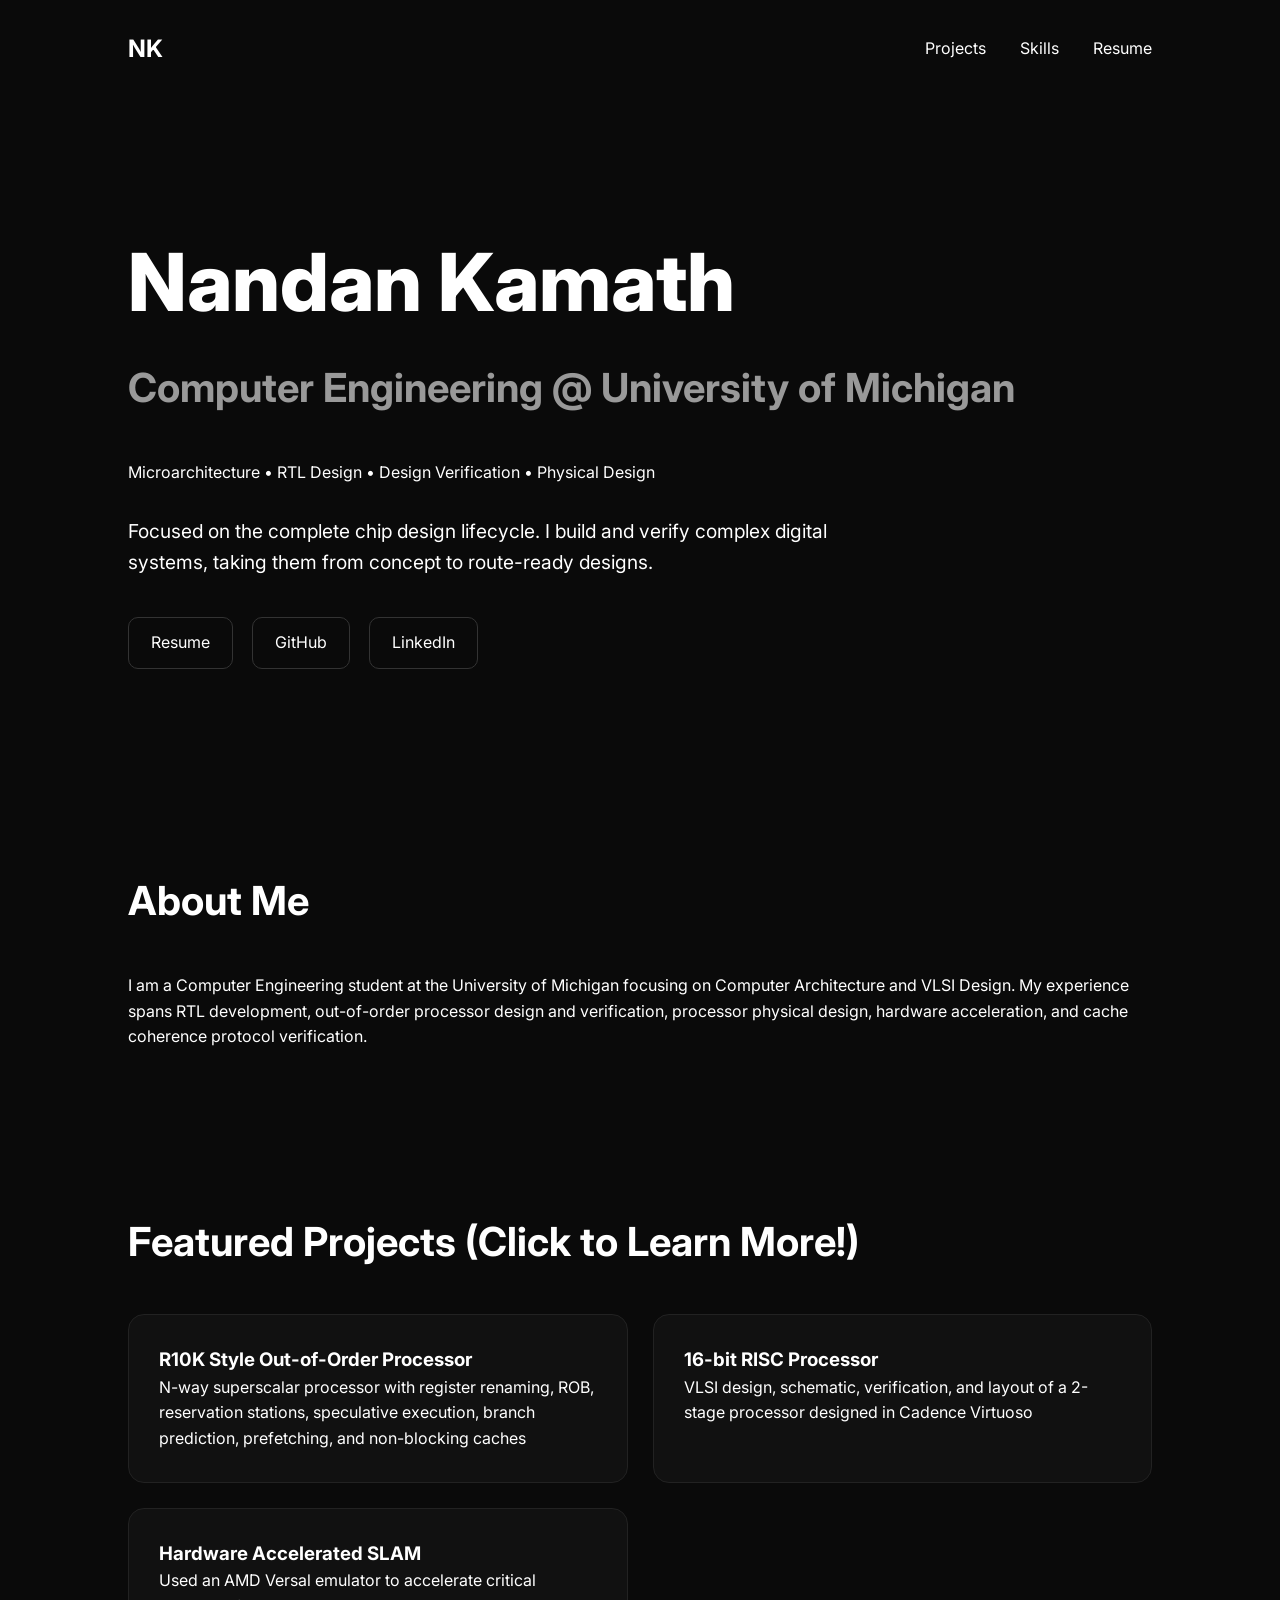
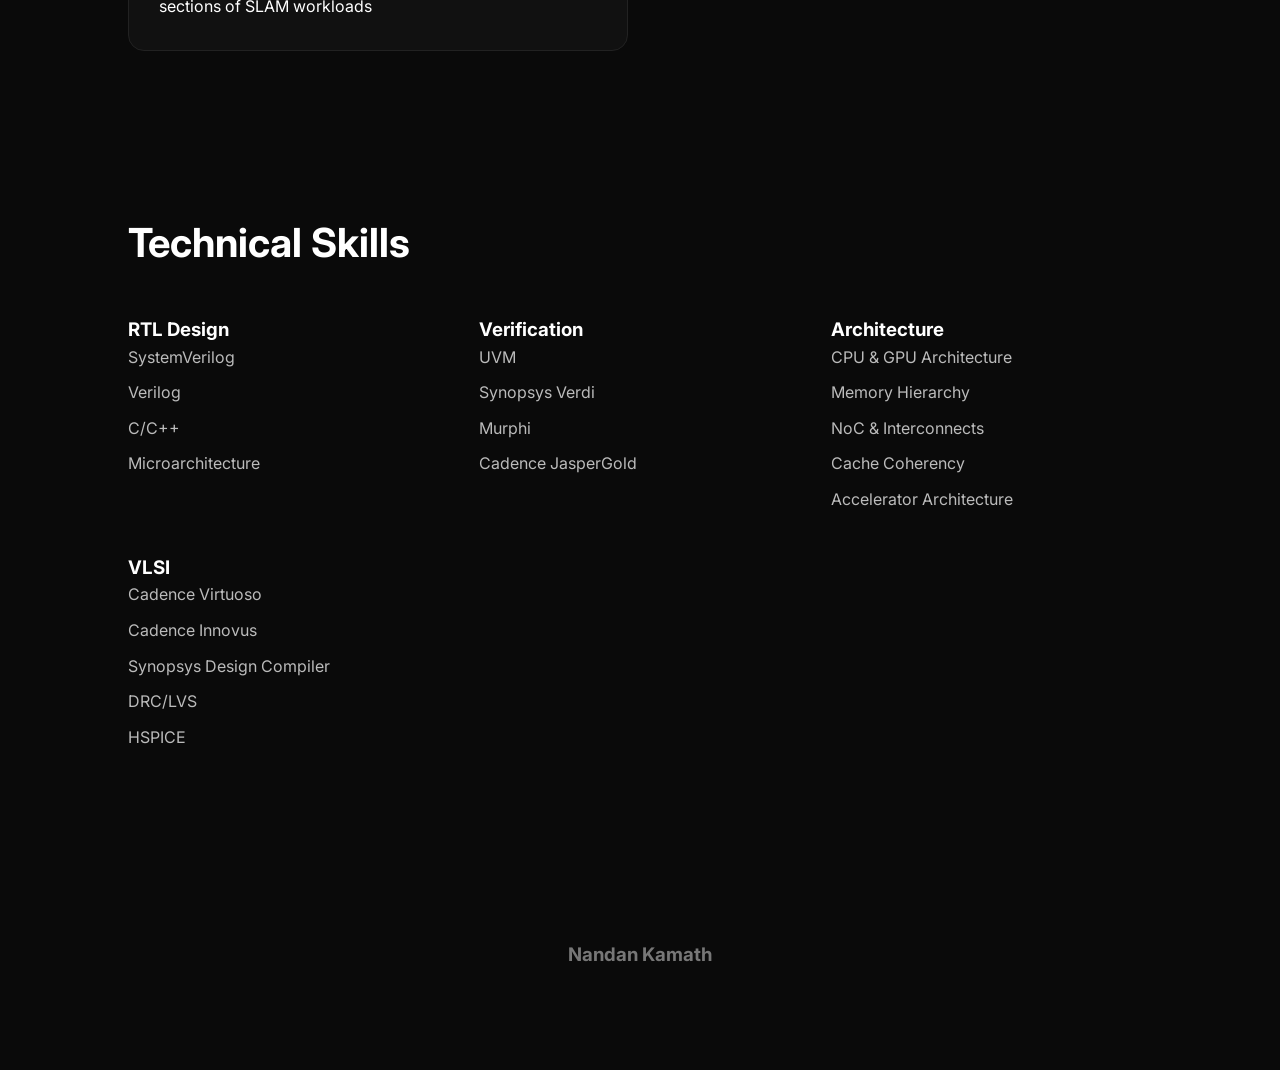
<file: index.html>
<!DOCTYPE html>
<html lang="en">

<head>
<meta charset="UTF-8">
<meta name="viewport" content="width=device-width, initial-scale=1.0">

<title>Nandan Kamath</title>

<link rel="stylesheet" href="styles.css">

<link rel="preconnect" href="https://fonts.googleapis.com">
<link href="https://fonts.googleapis.com/css2?family=Inter:wght@300;400;500;600;700;800&display=swap" rel="stylesheet">

</head>

<body>

<nav>
    <div class="logo">NK</div>

    <div class="nav-links">
        <a href="#projects">Projects</a>
        <a href="#skills">Skills</a>
        <a href="Nandan_Kamath_Resume_W26.pdf">Resume</a>
    </div>
</nav>

<section class="hero">

    <h1>Nandan Kamath</h1>

    <h2>
        Computer Engineering @ University of Michigan
    </h2>

    <p>
        Microarchitecture • RTL Design • Design Verification • Physical Design
    </p>

    <p class="hero-description">
        Focused on the complete chip design lifecycle. I build and verify complex digital systems, taking them from concept to route-ready designs.
    </p>

    <div class="buttons">
        <a href="Nandan_Kamath_Resume_W26.pdf">Resume</a>
        <a href="https://github.com/NandanKamath">GitHub</a>
        <a href="https://linkedin.com/in/nandan-kamath">LinkedIn</a>
    </div>

</section>

<section class="about">

    <h2>About Me</h2>

    <p>
        I am a Computer Engineering student at the University of Michigan
        focusing on Computer Architecture and VLSI Design.

        My experience spans RTL development, out-of-order processor
        design and verification, processor physical design, 
        hardware acceleration, and cache coherence protocol verification.
    </p>

</section>

<section id="projects">

    <h2>Featured Projects (Click to Learn More!)</h2>

    <div class="grid">

        <a href="projects/r10k.html" class="card">
            <h3>R10K Style Out-of-Order Processor</h3>

            <p>
                N-way superscalar processor with register renaming,
                ROB, reservation stations, speculative execution,
                branch prediction, prefetching, and non-blocking caches
            </p>
        </a>

        <a href="projects/risc-processor.html" class="card">
            <h3>16-bit RISC Processor</h3>

            <p>
                VLSI design, schematic, verification, and layout of a 
                2-stage processor designed in Cadence Virtuoso
            </p>
        </a>

        <a href="projects/slam.html" class="card">
            <h3>Hardware Accelerated SLAM</h3>

            <p>
                Used an AMD Versal emulator to accelerate
                critical sections of SLAM workloads
            </p>
        </a>

        

    </div>

</section>

<section id="skills">

    <h2>Technical Skills</h2>

    <div class="skills-grid">

        <div>
            <h3>RTL Design</h3>
            <ul>
                <li>SystemVerilog</li>
                <li>Verilog</li>
                <li>C/C++</li>
                <li>Microarchitecture</li>
            </ul>
        </div>

        <div>
            <h3>Verification</h3>
            <ul>
                <li>UVM</li>
                <li>Synopsys Verdi</li>
                <li>Murphi</li>
                <li>Cadence JasperGold</li>
            </ul>
        </div>

        <div>
            <h3>Architecture</h3>
            <ul>
                <li>CPU & GPU Architecture</li>
                <li>Memory Hierarchy</li>
                <li>NoC & Interconnects</li>
                <li>Cache Coherency</li>
                <li>Accelerator Architecture</li>
            </ul>
        </div>

        <div>
            <h3>VLSI</h3>
            <ul>
                <li>Cadence Virtuoso</li>
                <li>Cadence Innovus</li>
                <li>Synopsys Design Compiler</li>
                <li>DRC/LVS</li>
                <li>HSPICE</li>
            </ul>
        </div>

    </div>

</section>

<footer>

    <h3>Nandan Kamath</h3>

</footer>

</body>
</html>
</file>
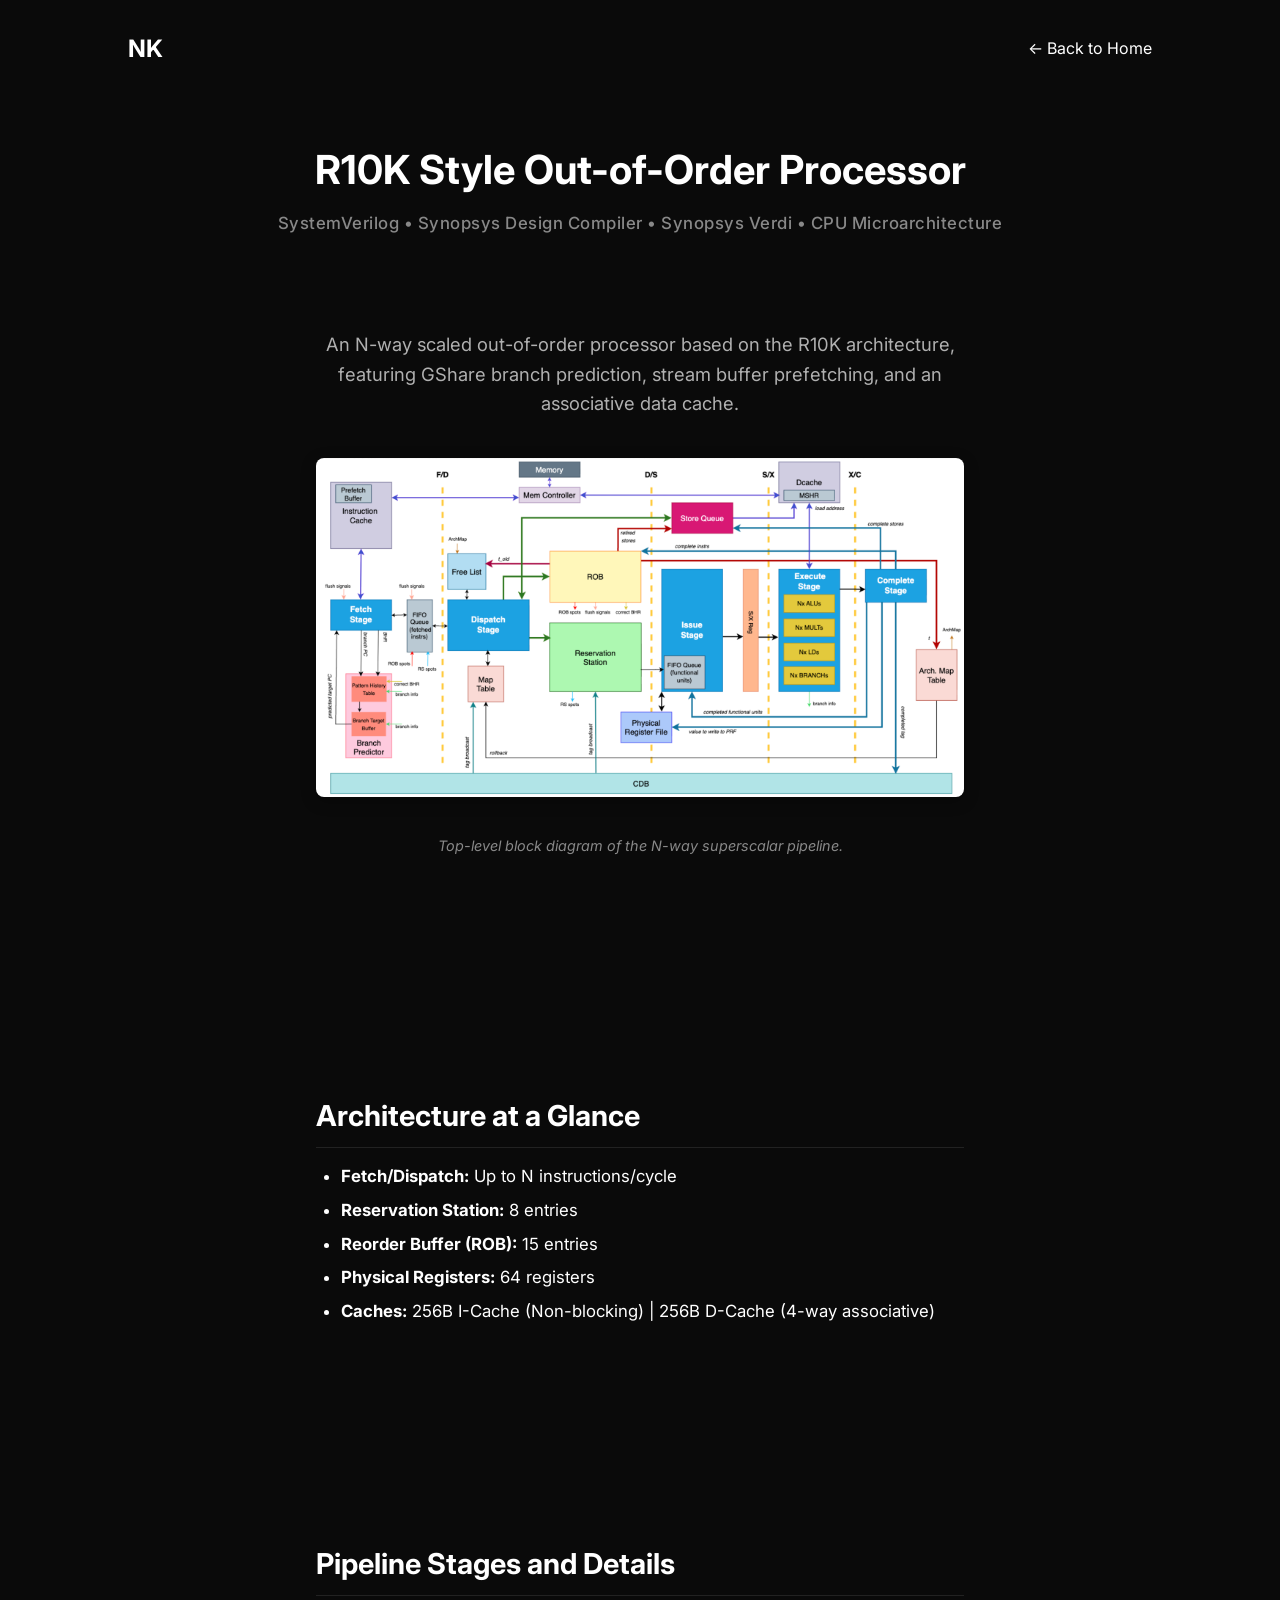
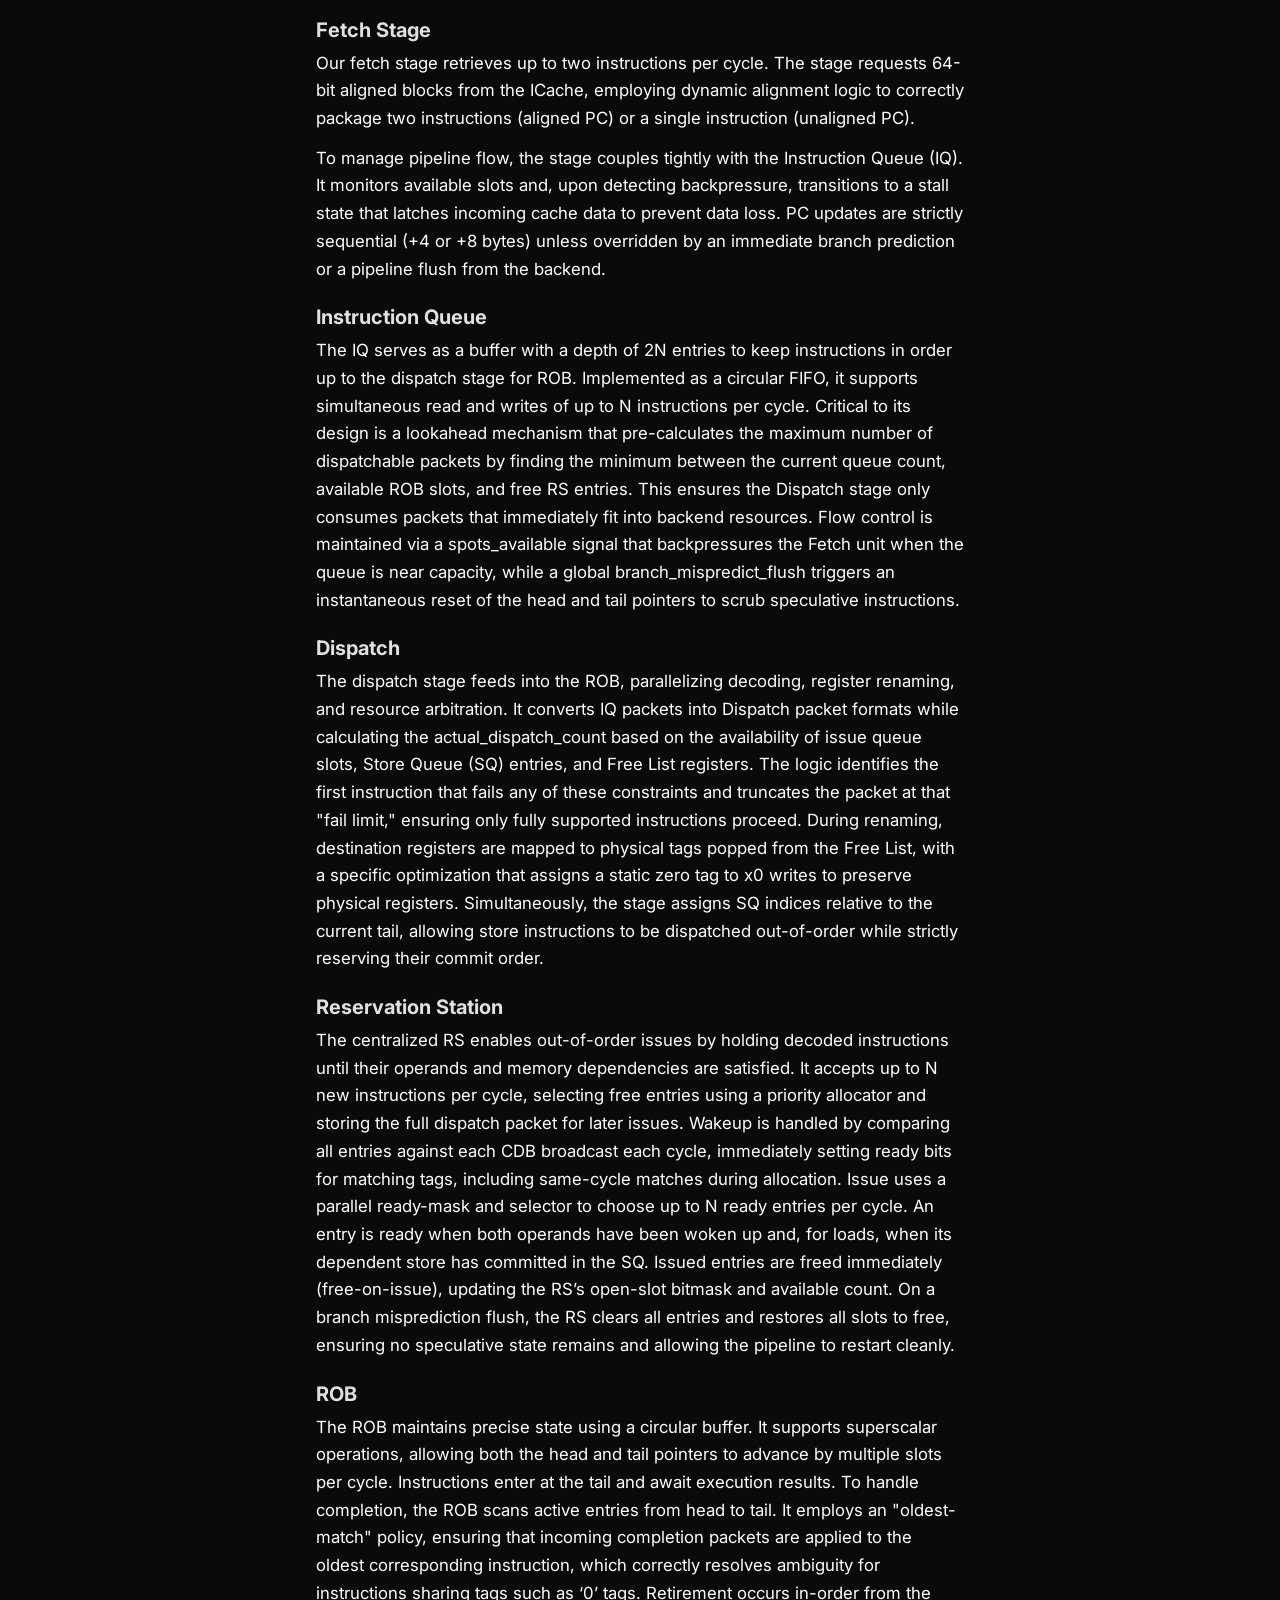
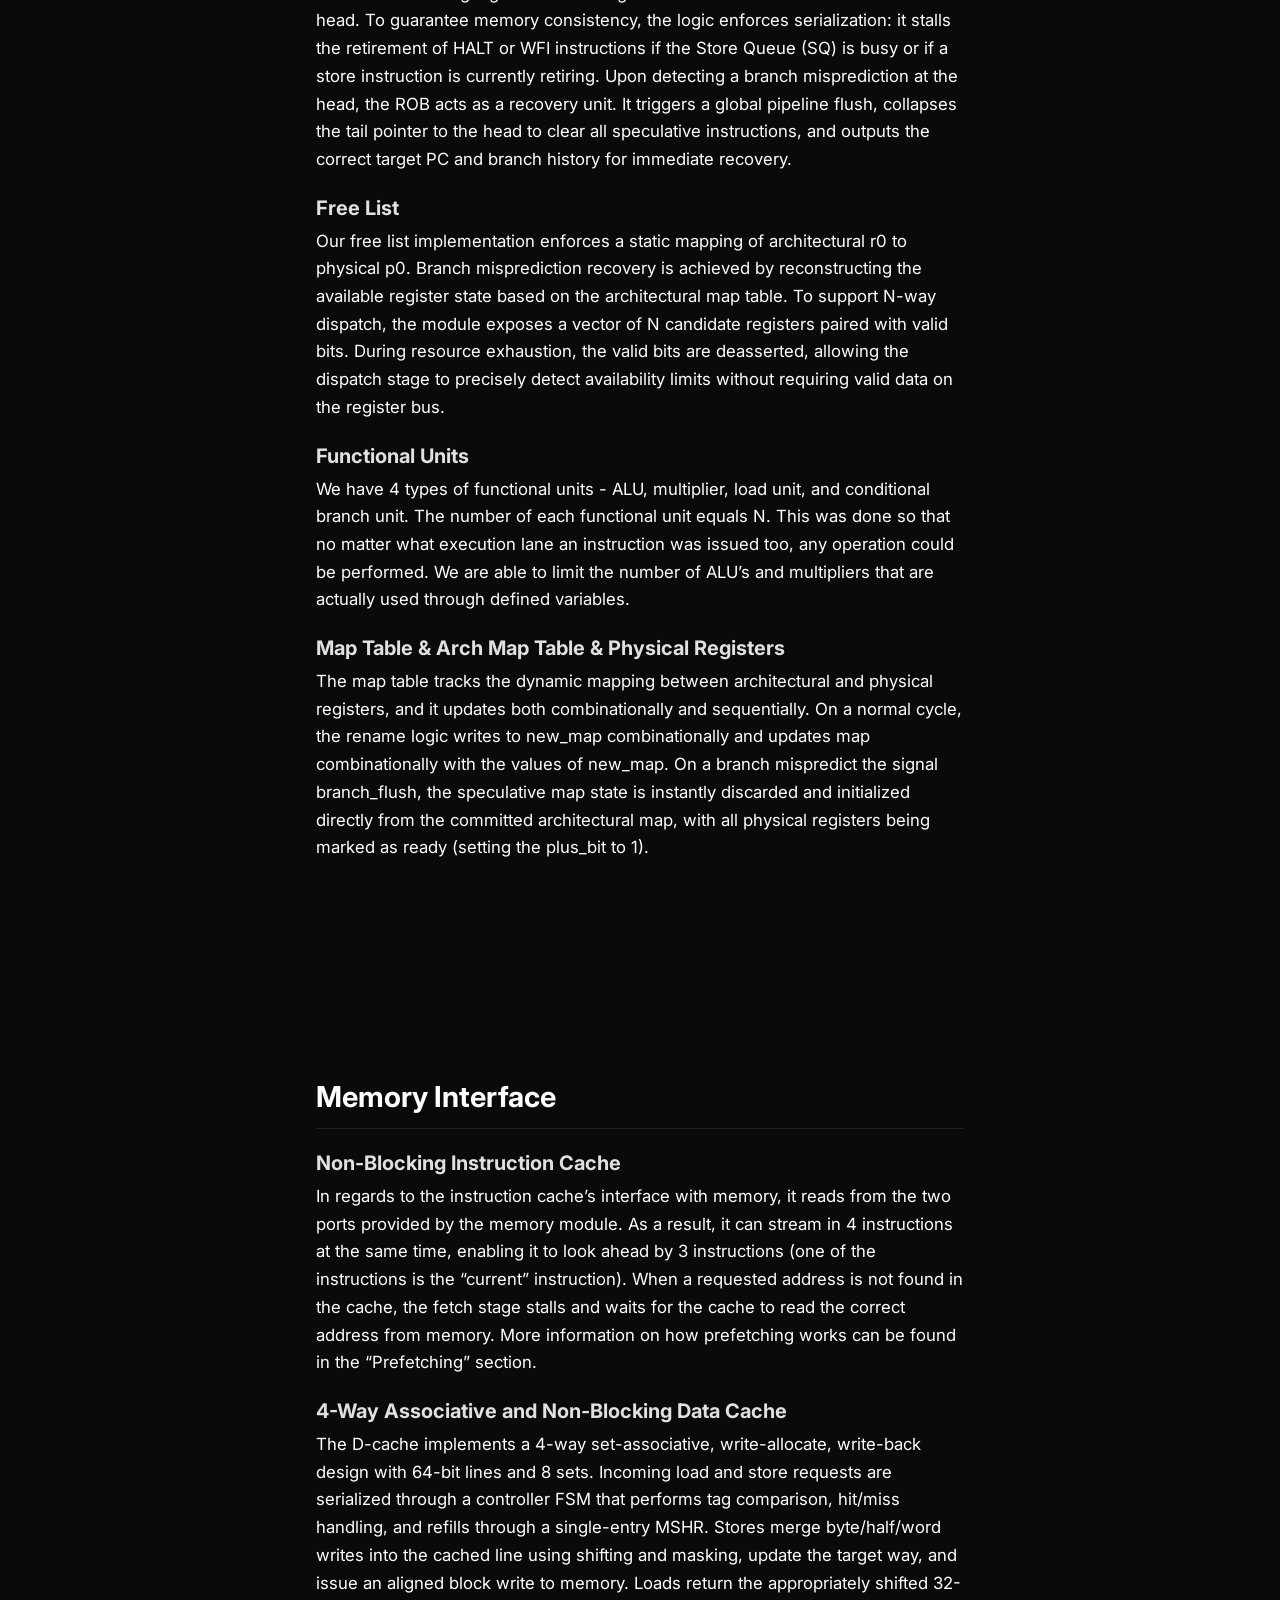
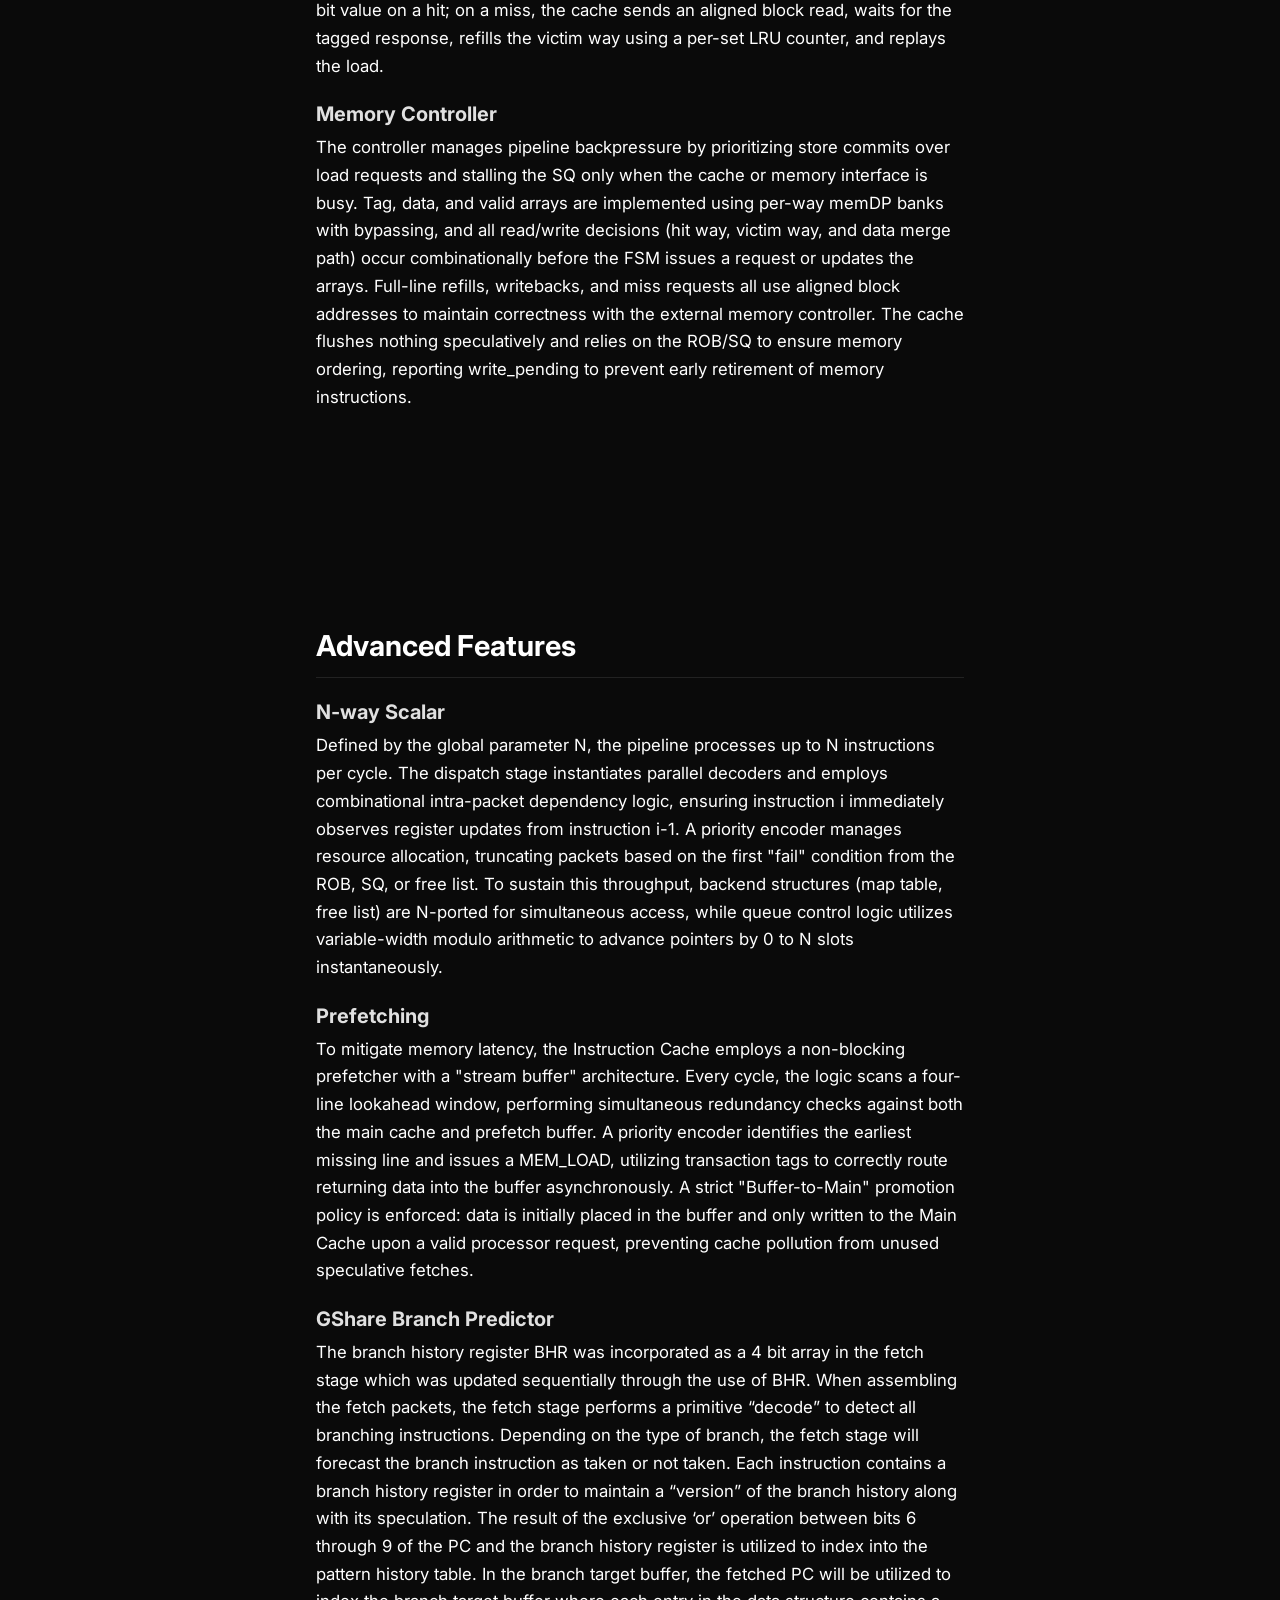
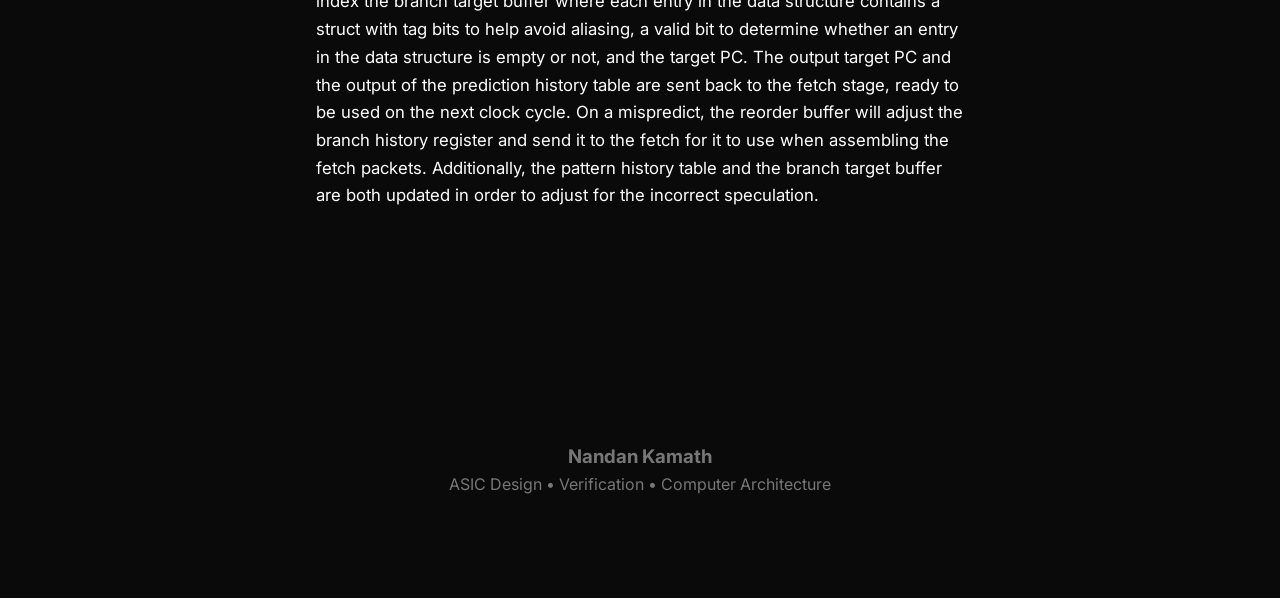
<file: projects/r10k.html>
<!DOCTYPE html>
<html lang="en">

<head>
    <meta charset="UTF-8">
    <meta name="viewport" content="width=device-width, initial-scale=1.0">
    <title>R10K Processor | Nandan Kamath</title>
    
    <link rel="stylesheet" href="../styles.css">
    
    <link rel="preconnect" href="https://fonts.googleapis.com">
    <link href="https://fonts.googleapis.com/css2?family=Inter:wght@300;400;500;600;700;800&display=swap" rel="stylesheet">
</head>

<body>

    <nav>
        <div class="logo">NK</div>
        <div class="nav-links">
            <a href="../index.html">← Back to Home</a>
        </div>
    </nav>

    <main class="project-details">
        
        <h1>R10K Style Out-of-Order Processor</h1>
        
        <p class="project-subtitle">SystemVerilog • Synopsys Design Compiler • Synopsys Verdi • CPU Microarchitecture</p>
        
        <section class="project-overview">
            <p class="lead-text">
                An N-way scaled out-of-order processor based on the R10K architecture, featuring GShare branch prediction, stream buffer prefetching, and an associative data cache.
            </p>
            
            <div class="diagram-container">
                <img src="r10k-walkthrough.png" alt="R10K Processor Block Diagram" style="width: 100%; max-width: 800px; border-radius: 8px; margin: 20px 0;">
                <p class="caption"><em>Top-level block diagram of the N-way superscalar pipeline.</em></p>
            </div>
        </section>

        <section class="project-specs">
            <h2>Architecture at a Glance</h2>
            <ul class="spec-grid">
                <li><strong>Fetch/Dispatch:</strong> Up to N instructions/cycle</li>
                <li><strong>Reservation Station:</strong> 8 entries</li>
                <li><strong>Reorder Buffer (ROB):</strong> 15 entries</li>
                <li><strong>Physical Registers:</strong> 64 registers</li>
                <li><strong>Caches:</strong> 256B I-Cache (Non-blocking) | 256B D-Cache (4-way associative)</li>
            </ul>
        </section>

        <section class="project-walkthrough">
            <h2>Pipeline Stages and Details</h2>

            <h3>Fetch Stage</h3>
            <p>Our fetch stage retrieves up to two instructions per cycle. The stage requests 64-bit aligned blocks from the ICache, employing dynamic alignment logic to correctly package two instructions (aligned PC) or a single instruction (unaligned PC).</p>
            <p>To manage pipeline flow, the stage couples tightly with the Instruction Queue (IQ). It monitors available slots and, upon detecting backpressure, transitions to a stall state that latches incoming cache data to prevent data loss. PC updates are strictly sequential (+4 or +8 bytes) unless overridden by an immediate branch prediction or a pipeline flush from the backend.</p>

            <h3>Instruction Queue</h3>
            <p>The IQ serves as a buffer with a depth of 2N entries to keep instructions in order up to the dispatch stage for ROB. Implemented as a circular FIFO, it supports simultaneous read and writes of up to N instructions per cycle. Critical to its design is a lookahead mechanism that pre-calculates the maximum number of dispatchable packets by finding the minimum between the current queue count, available ROB slots, and free RS entries. This ensures the Dispatch stage only consumes packets that immediately fit into backend resources. Flow control is maintained via a spots_available signal that backpressures the Fetch unit when the queue is near capacity, while a global branch_mispredict_flush triggers an instantaneous reset of the head and tail pointers to scrub speculative instructions.</p>

            <h3>Dispatch</h3>
            <p>The dispatch stage feeds into the ROB, parallelizing decoding, register renaming, and resource arbitration. It converts IQ packets into Dispatch packet formats while calculating the actual_dispatch_count based on the availability of issue queue slots, Store Queue (SQ) entries, and Free List registers. The logic identifies the first instruction that fails any of these constraints and truncates the packet at that "fail limit," ensuring only fully supported instructions proceed. During renaming, destination registers are mapped to physical tags popped from the Free List, with a specific optimization that assigns a static zero tag to x0 writes to preserve physical registers. Simultaneously, the stage assigns SQ indices relative to the current tail, allowing store instructions to be dispatched out-of-order while strictly reserving their commit order.</p>

            <h3>Reservation Station</h3>
            <p>The centralized RS enables out-of-order issues by holding decoded instructions until their operands and memory dependencies are satisfied. It accepts up to N new instructions per cycle, selecting free entries using a priority allocator and storing the full dispatch packet for later issues. Wakeup is handled by comparing all entries against each CDB broadcast each cycle, immediately setting ready bits for matching tags, including same-cycle matches during allocation. Issue uses a parallel ready-mask and selector to choose up to N ready entries per cycle. An entry is ready when both operands have been woken up and, for loads, when its dependent store has committed in the SQ. Issued entries are freed immediately (free-on-issue), updating the RS’s open-slot bitmask and available count. On a branch misprediction flush, the RS clears all entries and restores all slots to free, ensuring no speculative state remains and allowing the pipeline to restart cleanly.</p>

            <h3>ROB</h3>
            <p>The ROB maintains precise state using a circular buffer. It supports superscalar operations, allowing both the head and tail pointers to advance by multiple slots per cycle. Instructions enter at the tail and await execution results. To handle completion, the ROB scans active entries from head to tail. It employs an "oldest-match" policy, ensuring that incoming completion packets are applied to the oldest corresponding instruction, which correctly resolves ambiguity for instructions sharing tags such as ‘0’ tags. Retirement occurs in-order from the head. To guarantee memory consistency, the logic enforces serialization: it stalls the retirement of HALT or WFI instructions if the Store Queue (SQ) is busy or if a store instruction is currently retiring. Upon detecting a branch misprediction at the head, the ROB acts as a recovery unit. It triggers a global pipeline flush, collapses the tail pointer to the head to clear all speculative instructions, and outputs the correct target PC and branch history for immediate recovery.</p>

            <h3>Free List</h3>
            <p>Our free list implementation enforces a static mapping of architectural r0 to physical p0. Branch misprediction recovery is achieved by reconstructing the available register state based on the architectural map table. To support N-way dispatch, the module exposes a vector of N candidate registers paired with valid bits. During resource exhaustion, the valid bits are deasserted, allowing the dispatch stage to precisely detect availability limits without requiring valid data on the register bus.</p>

            <h3>Functional Units</h3>
            <p>We have 4 types of functional units - ALU, multiplier, load unit, and conditional branch unit. The number of each functional unit equals N. This was done so that no matter what execution lane an instruction was issued too, any operation could be performed. We are able to limit the number of ALU’s and multipliers that are actually used through defined variables.</p>

            <h3>Map Table & Arch Map Table & Physical Registers</h3>
            <p>The map table tracks the dynamic mapping between architectural and physical registers, and it updates both combinationally and sequentially. On a normal cycle, the rename logic writes to new_map combinationally and updates map combinationally with the values of new_map. On a branch mispredict the signal branch_flush, the speculative map state is instantly discarded and initialized directly from the committed architectural map, with all physical registers being marked as ready (setting the plus_bit to 1).</p>
        </section>

        <section class="project-memory">
            <h2>Memory Interface</h2>

            <h3>Non-Blocking Instruction Cache</h3>
            <p>In regards to the instruction cache’s interface with memory, it reads from the two ports provided by the memory module. As a result, it can stream in 4 instructions at the same time, enabling it to look ahead by 3 instructions (one of the instructions is the “current” instruction). When a requested address is not found in the cache, the fetch stage stalls and waits for the cache to read the correct address from memory. More information on how prefetching works can be found in the “Prefetching” section.</p>

            <h3>4-Way Associative and Non-Blocking Data Cache</h3>
            <p>The D-cache implements a 4-way set-associative, write-allocate, write-back design with 64-bit lines and 8 sets. Incoming load and store requests are serialized through a controller FSM that performs tag comparison, hit/miss handling, and refills through a single-entry MSHR. Stores merge byte/half/word writes into the cached line using shifting and masking, update the target way, and issue an aligned block write to memory. Loads return the appropriately shifted 32-bit value on a hit; on a miss, the cache sends an aligned block read, waits for the tagged response, refills the victim way using a per-set LRU counter, and replays the load.</p>

            <h3>Memory Controller</h3>
            <p>The controller manages pipeline backpressure by prioritizing store commits over load requests and stalling the SQ only when the cache or memory interface is busy. Tag, data, and valid arrays are implemented using per-way memDP banks with bypassing, and all read/write decisions (hit way, victim way, and data merge path) occur combinationally before the FSM issues a request or updates the arrays. Full-line refills, writebacks, and miss requests all use aligned block addresses to maintain correctness with the external memory controller. The cache flushes nothing speculatively and relies on the ROB/SQ to ensure memory ordering, reporting write_pending to prevent early retirement of memory instructions.</p>
        </section>

        <section class="project-features">
            <h2>Advanced Features</h2>

            <h3>N-way Scalar</h3>
            <p>Defined by the global parameter N, the pipeline processes up to N instructions per cycle. The dispatch stage instantiates parallel decoders and employs combinational intra-packet dependency logic, ensuring instruction i immediately observes register updates from instruction i-1. A priority encoder manages resource allocation, truncating packets based on the first "fail" condition from the ROB, SQ, or free list. To sustain this throughput, backend structures (map table, free list) are N-ported for simultaneous access, while queue control logic utilizes variable-width modulo arithmetic to advance pointers by 0 to N slots instantaneously.</p>

            <h3>Prefetching</h3>
            <p>To mitigate memory latency, the Instruction Cache employs a non-blocking prefetcher with a "stream buffer" architecture. Every cycle, the logic scans a four-line lookahead window, performing simultaneous redundancy checks against both the main cache and prefetch buffer. A priority encoder identifies the earliest missing line and issues a MEM_LOAD, utilizing transaction tags to correctly route returning data into the buffer asynchronously. A strict "Buffer-to-Main" promotion policy is enforced: data is initially placed in the buffer and only written to the Main Cache upon a valid processor request, preventing cache pollution from unused speculative fetches.</p>

            <h3>GShare Branch Predictor</h3>
            <p>The branch history register BHR was incorporated as a 4 bit array in the fetch stage which was updated sequentially through the use of BHR. When assembling the fetch packets, the fetch stage performs a primitive “decode” to detect all branching instructions. Depending on the type of branch, the fetch stage will forecast the branch instruction as taken or not taken. Each instruction contains a branch history register in order to maintain a “version” of the branch history along with its speculation. The result of the exclusive ‘or’ operation between bits 6 through 9 of the PC and the branch history register is utilized to index into the pattern history table. In the branch target buffer, the fetched PC will be utilized to index the branch target buffer where each entry in the data structure contains a struct with tag bits to help avoid aliasing, a valid bit to determine whether an entry in the data structure is empty or not, and the target PC. The output target PC and the output of the prediction history table are sent back to the fetch stage, ready to be used on the next clock cycle. On a mispredict, the reorder buffer will adjust the branch history register and send it to the fetch for it to use when assembling the fetch packets. Additionally, the pattern history table and the branch target buffer are both updated in order to adjust for the incorrect speculation.</p>
        </section>

    </main>

    <footer>
        <h3>Nandan Kamath</h3>
        <p>ASIC Design • Verification • Computer Architecture</p>
    </footer>

</body>
</html>
</file>
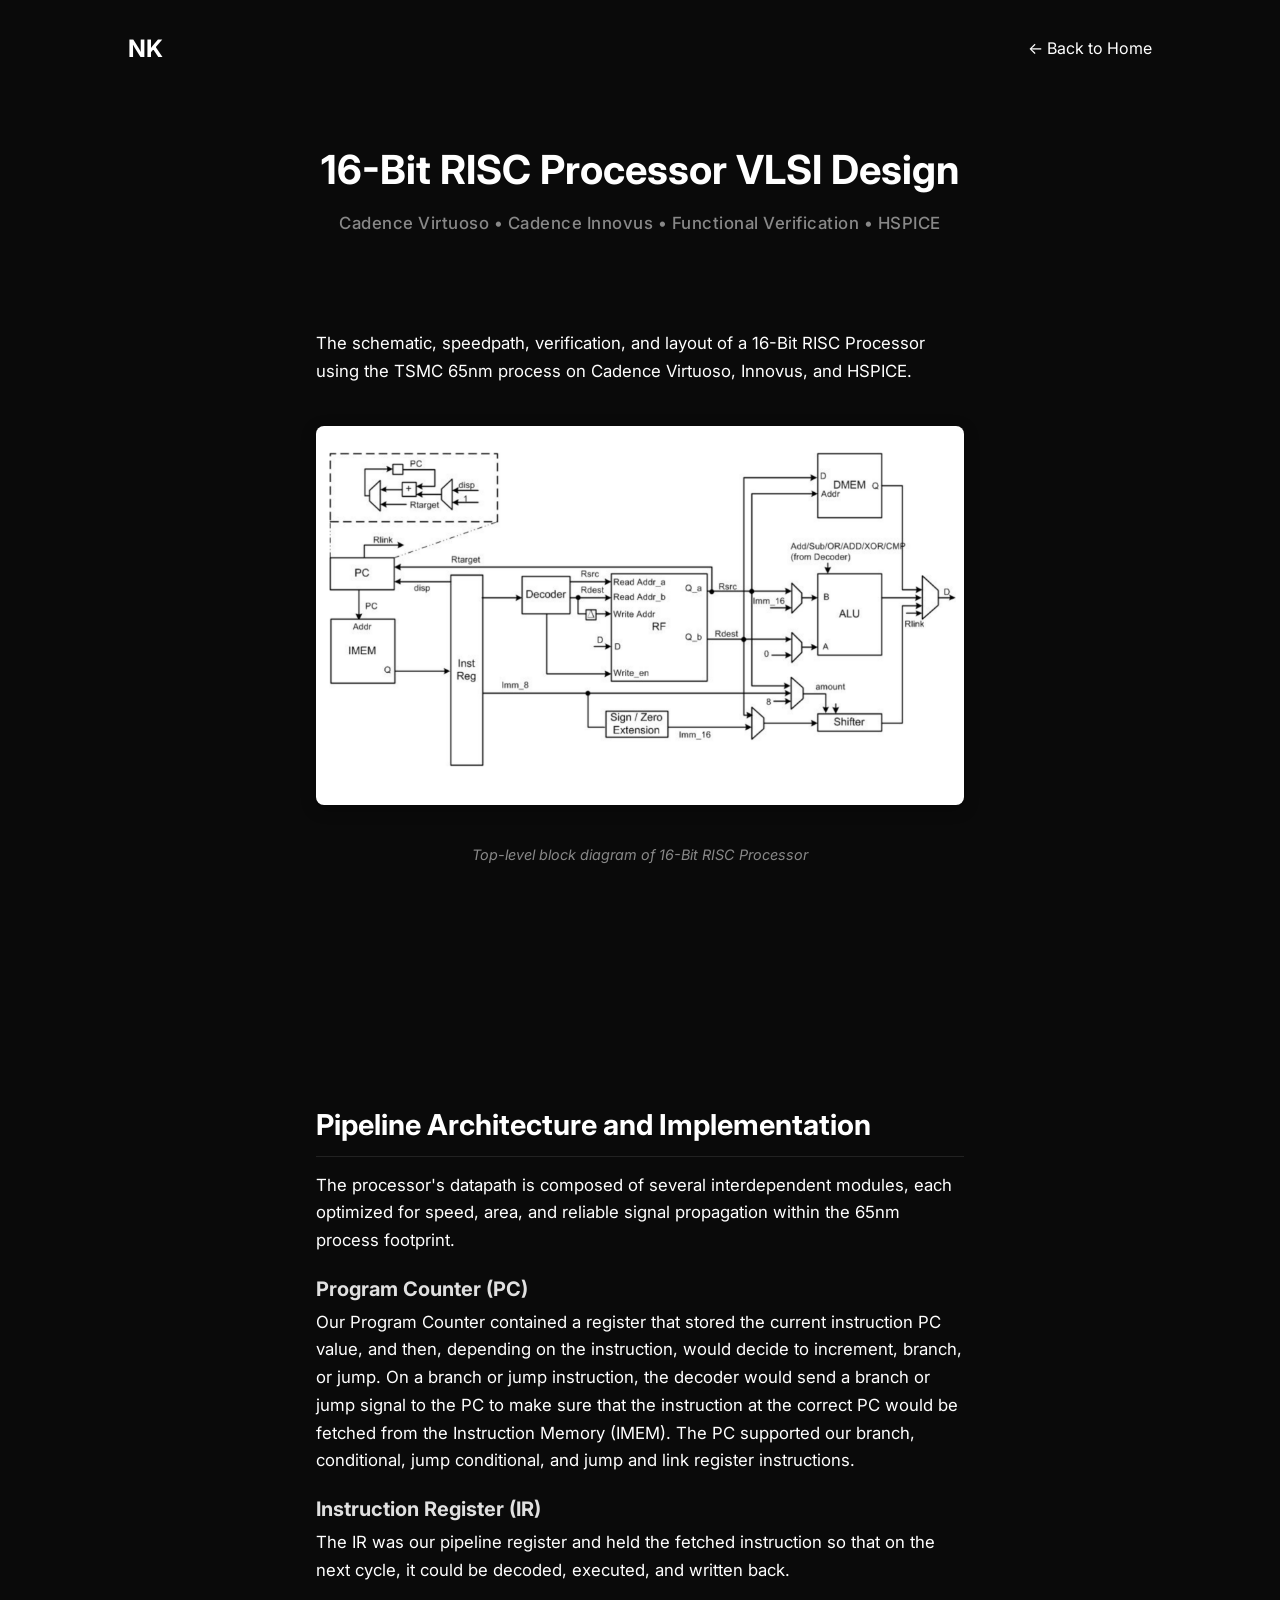
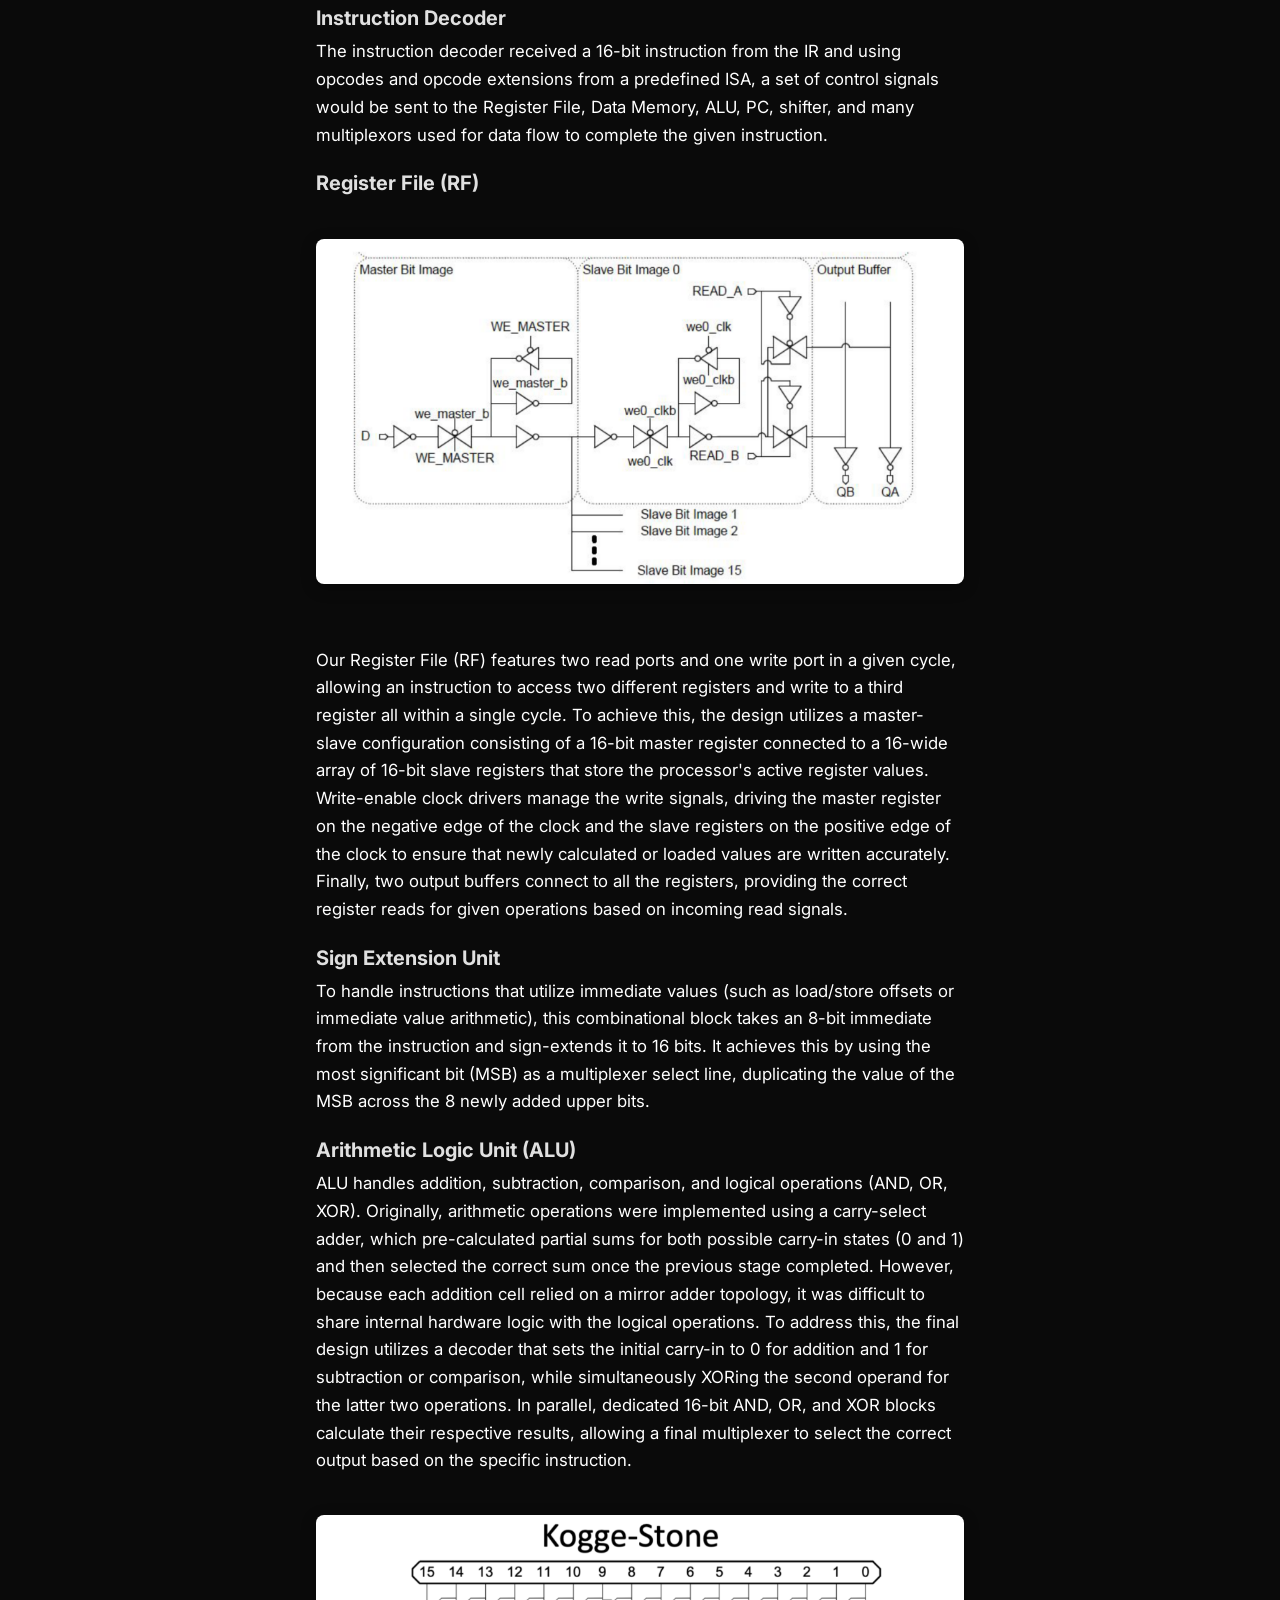
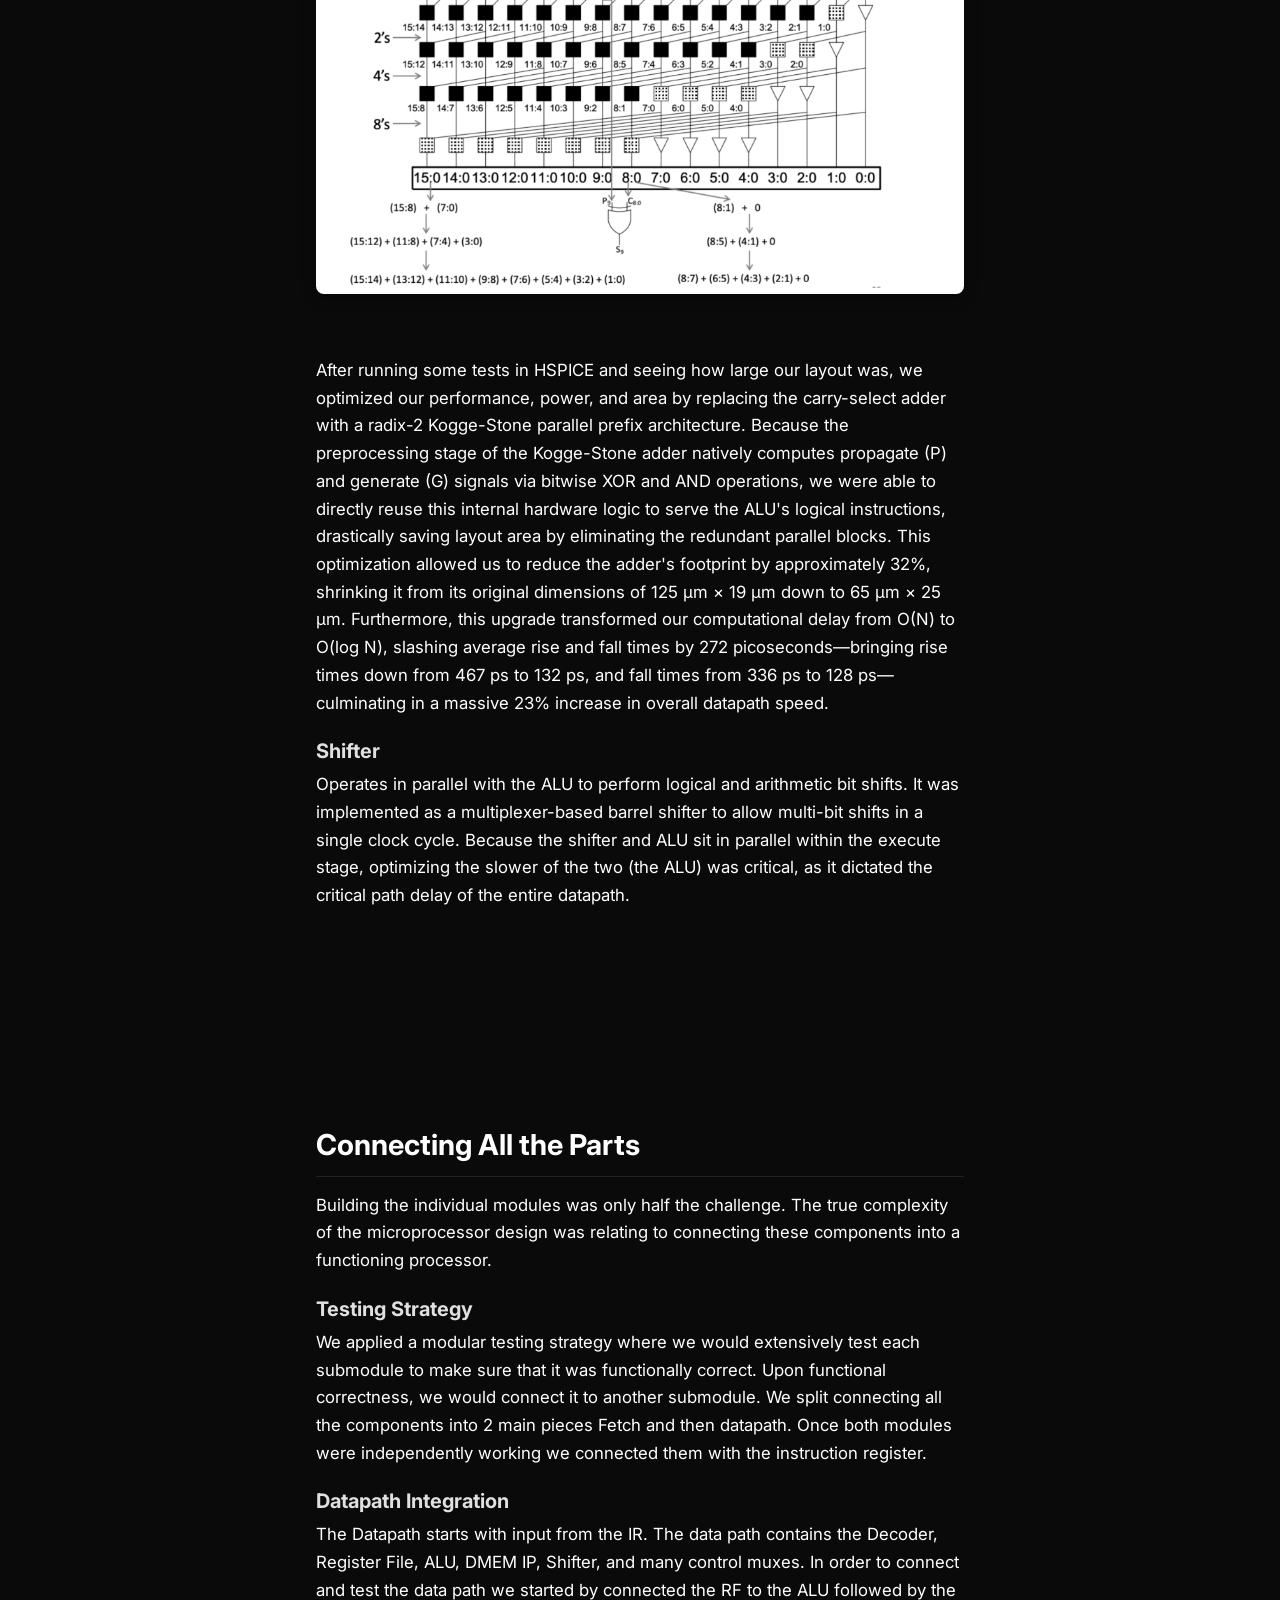
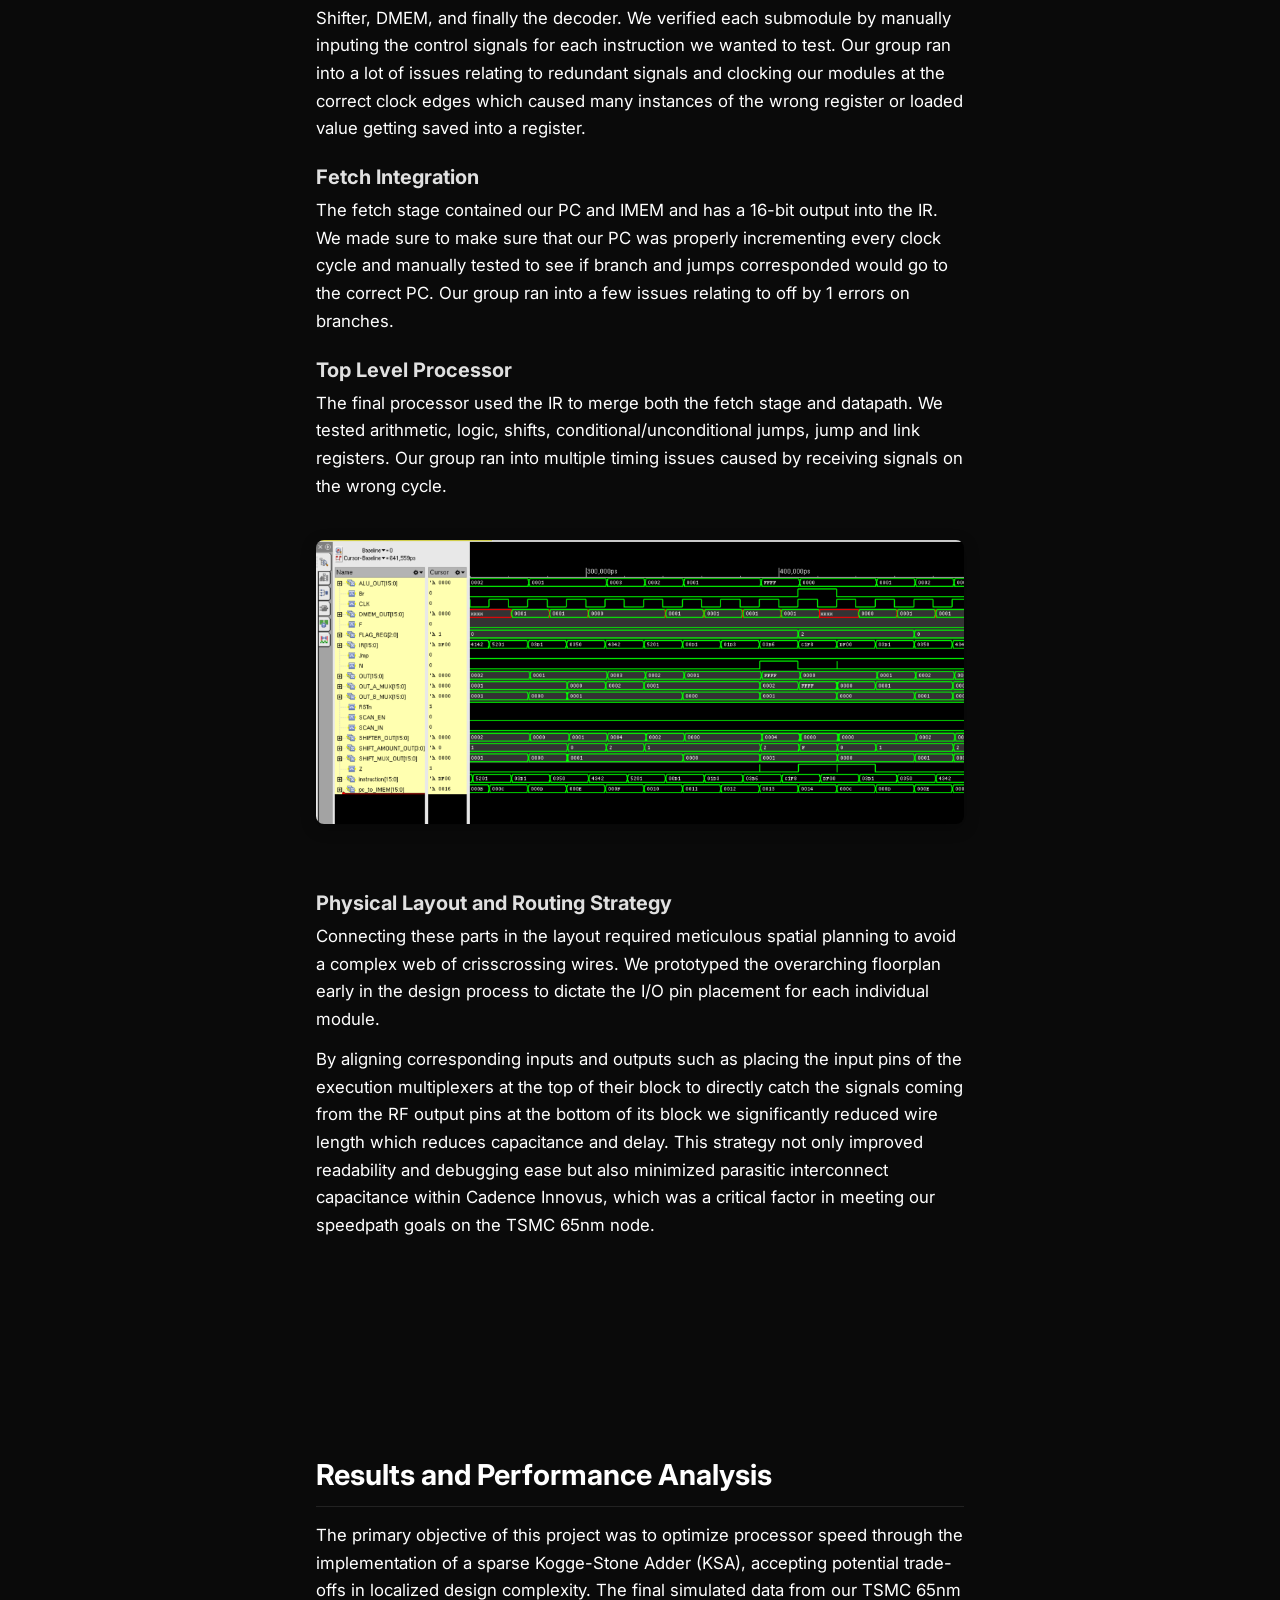
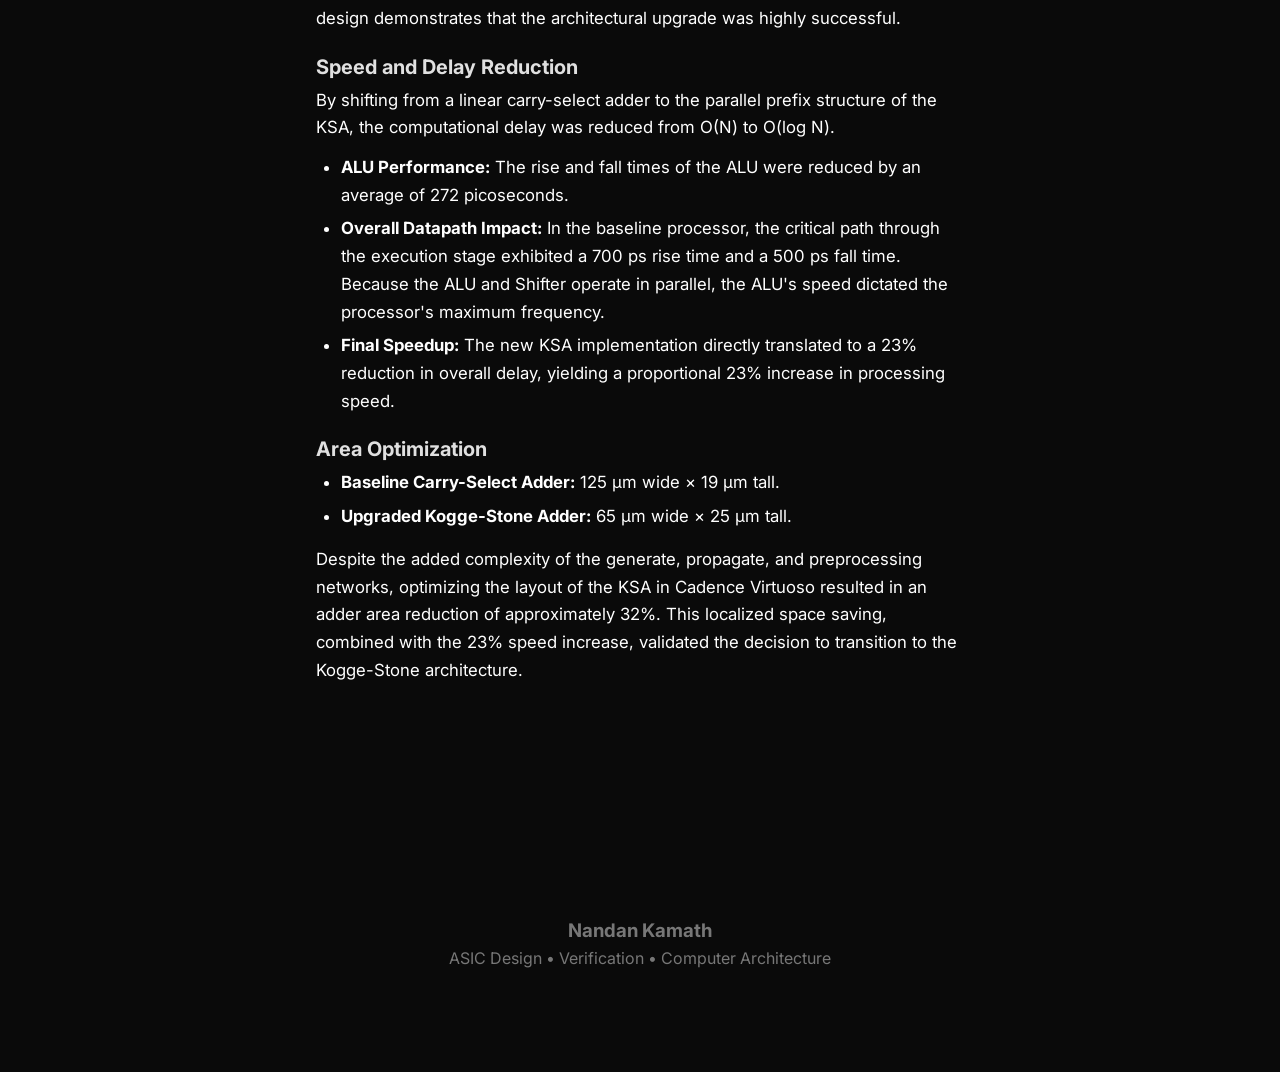
<file: projects/risc-processor.html>
<!DOCTYPE html>
<html lang="en">

<head>
    <meta charset="UTF-8">
    <meta name="viewport" content="width=device-width, initial-scale=1.0">
    <title>16-Bit RISC Processor VLSI Design | Nandan Kamath</title>
    
    <link rel="stylesheet" href="../styles.css">
    
    <link rel="preconnect" href="https://fonts.googleapis.com">
    <link href="https://fonts.googleapis.com/css2?family=Inter:wght=300;400;500;600;700;800&display=swap" rel="stylesheet">
</head>

<body>

    <nav>
        <div class="logo">NK</div>
        <div class="nav-links">
            <a href="../index.html">← Back to Home</a>
        </div>
    </nav>

    <main class="project-details">
        
        <h1>16-Bit RISC Processor VLSI Design</h1>
        
        <p class="project-subtitle">Cadence Virtuoso • Cadence Innovus • Functional Verification • HSPICE</p>
        
        <section class="project-overview">
            <p class="project-overview">
                The schematic, speedpath, verification, and layout of a 16-Bit RISC Processor using the TSMC 65nm process on Cadence Virtuoso, Innovus, and HSPICE.
            </p>
            <div class="diagram-container">
                <img src="risc.png" alt="16-Bit RISC Processor Block Diagram" style="width: 100%; max-width: 800px; border-radius: 8px; margin: 20px 0;">
                <p class="caption"><em>Top-level block diagram of 16-Bit RISC Processor</em></p>
            </div>
        </section>

        <section class="project-overview">
            <h2>Pipeline Architecture and Implementation</h2>
            <p>The processor's datapath is composed of several interdependent modules, each optimized for speed, area, and reliable signal propagation within the 65nm process footprint.</p>

            <h3>Program Counter (PC)</h3>
            <p>Our Program Counter contained a register that stored the current instruction PC value, and then, depending on the instruction, would decide to increment, branch, or jump. On a branch or jump instruction, the decoder would send a branch or jump signal to the PC to make sure that the instruction at the correct PC would be fetched from the Instruction Memory (IMEM). The PC supported our branch, conditional, jump conditional, and jump and link register instructions.</p>

            <h3>Instruction Register (IR)</h3>
            <p>The IR was our pipeline register and held the fetched instruction so that on the next cycle, it could be decoded, executed, and written back.</p>

            <h3>Instruction Decoder</h3>
            <p>The instruction decoder received a 16-bit instruction from the IR and using opcodes and opcode extensions from a predefined ISA, a set of control signals would be sent to the Register File, Data Memory, ALU, PC, shifter, and many multiplexors used for data flow to complete the given instruction.</p>

            <h3>Register File (RF)</h3>
            <div class="diagram-container">
                <img src="rf.png" alt="Multi-ported Master-Slave Register cell topology" style="width: 100%; max-width: 800px; border-radius: 8px; margin: 20px 0;">
            </div>
            <p>Our Register File (RF) features two read ports and one write port in a given cycle, allowing an instruction to access two different registers and write to a third register all within a single cycle. To achieve this, the design utilizes a master-slave configuration consisting of a 16-bit master register connected to a 16-wide array of 16-bit slave registers that store the processor's active register values. Write-enable clock drivers manage the write signals, driving the master register on the negative edge of the clock and the slave registers on the positive edge of the clock to ensure that newly calculated or loaded values are written accurately. Finally, two output buffers connect to all the registers, providing the correct register reads for given operations based on incoming read signals.</p>

            <h3>Sign Extension Unit</h3>
            <p>To handle instructions that utilize immediate values (such as load/store offsets or immediate value arithmetic), this combinational block takes an 8-bit immediate from the instruction and sign-extends it to 16 bits. It achieves this by using the most significant bit (MSB) as a multiplexer select line, duplicating the value of the MSB across the 8 newly added upper bits.</p>

            <h3>Arithmetic Logic Unit (ALU)</h3>
            <p>ALU handles addition, subtraction, comparison, and logical operations (AND, OR, XOR). Originally, arithmetic operations were implemented using a carry-select adder, which pre-calculated partial sums for both possible carry-in states (0 and 1) and then selected the correct sum once the previous stage completed. However, because each addition cell relied on a mirror adder topology, it was difficult to share internal hardware logic with the logical operations. To address this, the final design utilizes a decoder that sets the initial carry-in to 0 for addition and 1 for subtraction or comparison, while simultaneously XORing the second operand for the latter two operations. In parallel, dedicated 16-bit AND, OR, and XOR blocks calculate their respective results, allowing a final multiplexer to select the correct output based on the specific instruction.</p>
            <div class="diagram-container">
                <img src="kg.png" alt="Kogge-Stone Adder topology" style="width: 100%; max-width: 800px; border-radius: 8px; margin: 20px 0;">
            </div>
            <p>After running some tests in HSPICE and seeing how large our layout was, we optimized our performance, power, and area by replacing the carry-select adder with a radix-2 Kogge-Stone parallel prefix architecture. Because the preprocessing stage of the Kogge-Stone adder natively computes propagate (P) and generate (G) signals via bitwise XOR and AND operations, we were able to directly reuse this internal hardware logic to serve the ALU's logical instructions, drastically saving layout area by eliminating the redundant parallel blocks. This optimization allowed us to reduce the adder's footprint by approximately 32%, shrinking it from its original dimensions of 125 µm × 19 µm down to 65 µm × 25 µm. Furthermore, this upgrade transformed our computational delay from O(N) to O(log N), slashing average rise and fall times by 272 picoseconds—bringing rise times down from 467 ps to 132 ps, and fall times from 336 ps to 128 ps—culminating in a massive 23% increase in overall datapath speed.</p>

            <h3>Shifter</h3>
            <p>Operates in parallel with the ALU to perform logical and arithmetic bit shifts. It was implemented as a multiplexer-based barrel shifter to allow multi-bit shifts in a single clock cycle. Because the shifter and ALU sit in parallel within the execute stage, optimizing the slower of the two (the ALU) was critical, as it dictated the critical path delay of the entire datapath.</p>
        </section>

        <section class="project-integration">
            <h2>Connecting All the Parts</h2>
            <p>Building the individual modules was only half the challenge. The true complexity of the microprocessor design was relating to connecting these components into a functioning processor.</p>

            <h3>Testing Strategy</h3>
            <p>We applied a modular testing strategy where we would extensively test each submodule to make sure that it was functionally correct. Upon functional correctness, we would connect it to another submodule. We split connecting all the components into 2 main pieces Fetch and then datapath. Once both modules were independently working we connected them with the instruction register.</p>

            <h3>Datapath Integration</h3>
            <p>The Datapath starts with input from the IR. The data path contains the Decoder, Register File, ALU, DMEM IP, Shifter, and many control muxes. In order to connect and test the data path we started by connected the RF to the ALU followed by the Shifter, DMEM, and finally the decoder. We verified each submodule by manually inputing the control signals for each instruction we wanted to test. Our group ran into a lot of issues relating to redundant signals and clocking our modules at the correct clock edges which caused many instances of the wrong register or loaded value getting saved into a register.</p>

            <h3>Fetch Integration</h3>
            <p>The fetch stage contained our PC and IMEM and has a 16-bit output into the IR. We made sure to make sure that our PC was properly incrementing every clock cycle and manually tested to see if branch and jumps corresponded would go to the correct PC. Our group ran into a few issues relating to off by 1 errors on branches.</p>

            <h3>Top Level Processor</h3>
            <p>The final processor used the IR to merge both the fetch stage and datapath. We tested arithmetic, logic, shifts, conditional/unconditional jumps, jump and link registers. Our group ran into multiple timing issues caused by receiving signals on the wrong cycle.</p>
            <div class="diagram-container">
                <img src="test.png" alt="NC-Verilog test where we are computing then storing a value" style="width: 100%; max-width: 800px; border-radius: 8px; margin: 20px 0;">
            </div>
            
            <h3>Physical Layout and Routing Strategy</h3>
            <p>Connecting these parts in the layout required meticulous spatial planning to avoid a complex web of crisscrossing wires. We prototyped the overarching floorplan early in the design process to dictate the I/O pin placement for each individual module.</p>
            <p>By aligning corresponding inputs and outputs such as placing the input pins of the execution multiplexers at the top of their block to directly catch the signals coming from the RF output pins at the bottom of its block we significantly reduced wire length which reduces capacitance and delay. This strategy not only improved readability and debugging ease but also minimized parasitic interconnect capacitance within Cadence Innovus, which was a critical factor in meeting our speedpath goals on the TSMC 65nm node.</p>
        </section>

        <section class="project-results">
            <h2>Results and Performance Analysis</h2>
            <p>The primary objective of this project was to optimize processor speed through the implementation of a sparse Kogge-Stone Adder (KSA), accepting potential trade-offs in localized design complexity. The final simulated data from our TSMC 65nm design demonstrates that the architectural upgrade was highly successful.</p>

            <h3>Speed and Delay Reduction</h3>
            <p>By shifting from a linear carry-select adder to the parallel prefix structure of the KSA, the computational delay was reduced from O(N) to O(log N).</p>
            <ul>
                <li><strong>ALU Performance:</strong> The rise and fall times of the ALU were reduced by an average of 272 picoseconds.</li>
                <li><strong>Overall Datapath Impact:</strong> In the baseline processor, the critical path through the execution stage exhibited a 700 ps rise time and a 500 ps fall time. Because the ALU and Shifter operate in parallel, the ALU's speed dictated the processor's maximum frequency.</li>
                <li><strong>Final Speedup:</strong> The new KSA implementation directly translated to a 23% reduction in overall delay, yielding a proportional 23% increase in processing speed.</li>
            </ul>

            <h3>Area Optimization</h3>
            <ul>
                <li><strong>Baseline Carry-Select Adder:</strong> 125 µm wide × 19 µm tall.</li>
                <li><strong>Upgraded Kogge-Stone Adder:</strong> 65 µm wide × 25 µm tall.</li>
            </ul>
            <p>Despite the added complexity of the generate, propagate, and preprocessing networks, optimizing the layout of the KSA in Cadence Virtuoso resulted in an adder area reduction of approximately 32%. This localized space saving, combined with the 23% speed increase, validated the decision to transition to the Kogge-Stone architecture.</p>
        </section>

    </main>

    <footer>
        <h3>Nandan Kamath</h3>
        <p>ASIC Design • Verification • Computer Architecture</p>
    </footer>

</body>
</html>
</file>
<file: styles.css>
* {
    margin: 0;
    padding: 0;
    box-sizing: border-box;
}

html {
    scroll-behavior: smooth;
}

body {
    background: #0a0a0a;
    color: white;
    font-family: 'Inter', sans-serif;
    line-height: 1.6;
}

nav {
    display: flex;
    justify-content: space-between;
    align-items: center;
    padding: 30px 10%;
}

.logo {
    font-size: 1.5rem;
    font-weight: 700;
}

.nav-links a {
    color: white;
    text-decoration: none;
    margin-left: 30px;
}

.hero {
    padding: 120px 10%;
}

.hero h1 {
    font-size: 5rem;
    font-weight: 800;
}

.hero h2 {
    color: #999;
    margin-top: 10px;
}

.hero-description {
    max-width: 700px;
    margin-top: 30px;
    font-size: 1.2rem;
}

.buttons {
    margin-top: 40px;
}

.buttons a {
    display: inline-block;
    margin-right: 15px;
    padding: 12px 22px;
    border: 1px solid #333;
    border-radius: 10px;
    text-decoration: none;
    color: white;
}

.buttons a:hover {
    background: #161616;
}

section {
    padding: 80px 10%;
}

section h2 {
    font-size: 2.5rem;
    margin-bottom: 40px;
}

.grid {
    display: grid;
    grid-template-columns: repeat(auto-fit, minmax(350px, 1fr));
    gap: 25px;
}

.card {
    background: #111;
    padding: 30px;
    border-radius: 16px;
    text-decoration: none;
    color: white;
    transition: 0.25s;
    border: 1px solid #222;
}

.card:hover {
    transform: translateY(-6px);
    border-color: #555;
}

.skills-grid {
    display: grid;
    grid-template-columns: repeat(auto-fit, minmax(250px, 1fr));
    gap: 30px;
}

.skills-grid ul {
    list-style: none;
}

.skills-grid li {
    margin-bottom: 10px;
    color: #bbb;
}

footer {
    text-align: center;
    padding: 100px 0;
    color: #777;
}


/* =========================================
   PROJECT DETAILS PAGE STYLING (COMPACT)
   ========================================= */

/* Center the entire page content */
.project-details {
    max-width: 850px;
    margin: 0 auto;
    padding: 40px 20px;
}

/* Main Page Title */
.project-details h1 {
    text-align: center;
    font-size: 2.5rem;
    margin-bottom: 8px;
}

/* 1-Line Subtitle under H1 */
.project-subtitle {
    text-align: center;
    color: #888888;
    font-size: 0.95rem;
    font-weight: 500;
    margin-bottom: 30px;
    letter-spacing: 0.5px;
}

/* Lead intro text paragraph */
.project-details .lead-text {
    text-align: center;
    font-size: 1.15rem;
    line-height: 1.6;
    color: #b0b0b0; 
    margin-bottom: 20px;
}

/* Diagram layout wrapper */
.diagram-container {
    text-align: center;
    margin: 20px 0 35px 0;
}

.diagram-container img {
    box-shadow: 0 4px 15px rgba(0, 0, 0, 0.3); 
}

.diagram-container .caption {
    margin-top: 10px;
    font-size: 0.9rem;
    color: #888888;
}

/* Top-level section headings (e.g., Memory Interface) */
.project-details h2 {
    font-size: 1.8rem;
    margin-top: 40px; /* Space above a brand new major section */
    margin-bottom: 15px; /* Minimal space before sub-content begins */
    border-bottom: 1px solid #222222; 
    padding-bottom: 8px;
}

/* Inner subheadings (e.g., Non-Blocking Instruction Cache) */
.project-details h3 {
    font-size: 1.25rem;
    margin-top: 18px; /* Tighter gap separating it from the preceding text block */
    margin-bottom: 4px; /* Tiny forced gap between this heading and its description text */
    color: #e0e0e0;
}

/* Descriptive paragraph blocks */
.project-details p {
    line-height: 1.65;
    margin-bottom: 12px; /* Clamps down on the space between consecutive paragraphs */
    font-size: 1.05rem;
}

/* Bullet list wrappers */
.project-details ul {
    list-style-type: disc;
    margin-left: 25px; 
    margin-bottom: 15px;
}

.project-details li {
    line-height: 1.65;
    margin-bottom: 6px; 
    font-size: 1.05rem;
}
</file>
